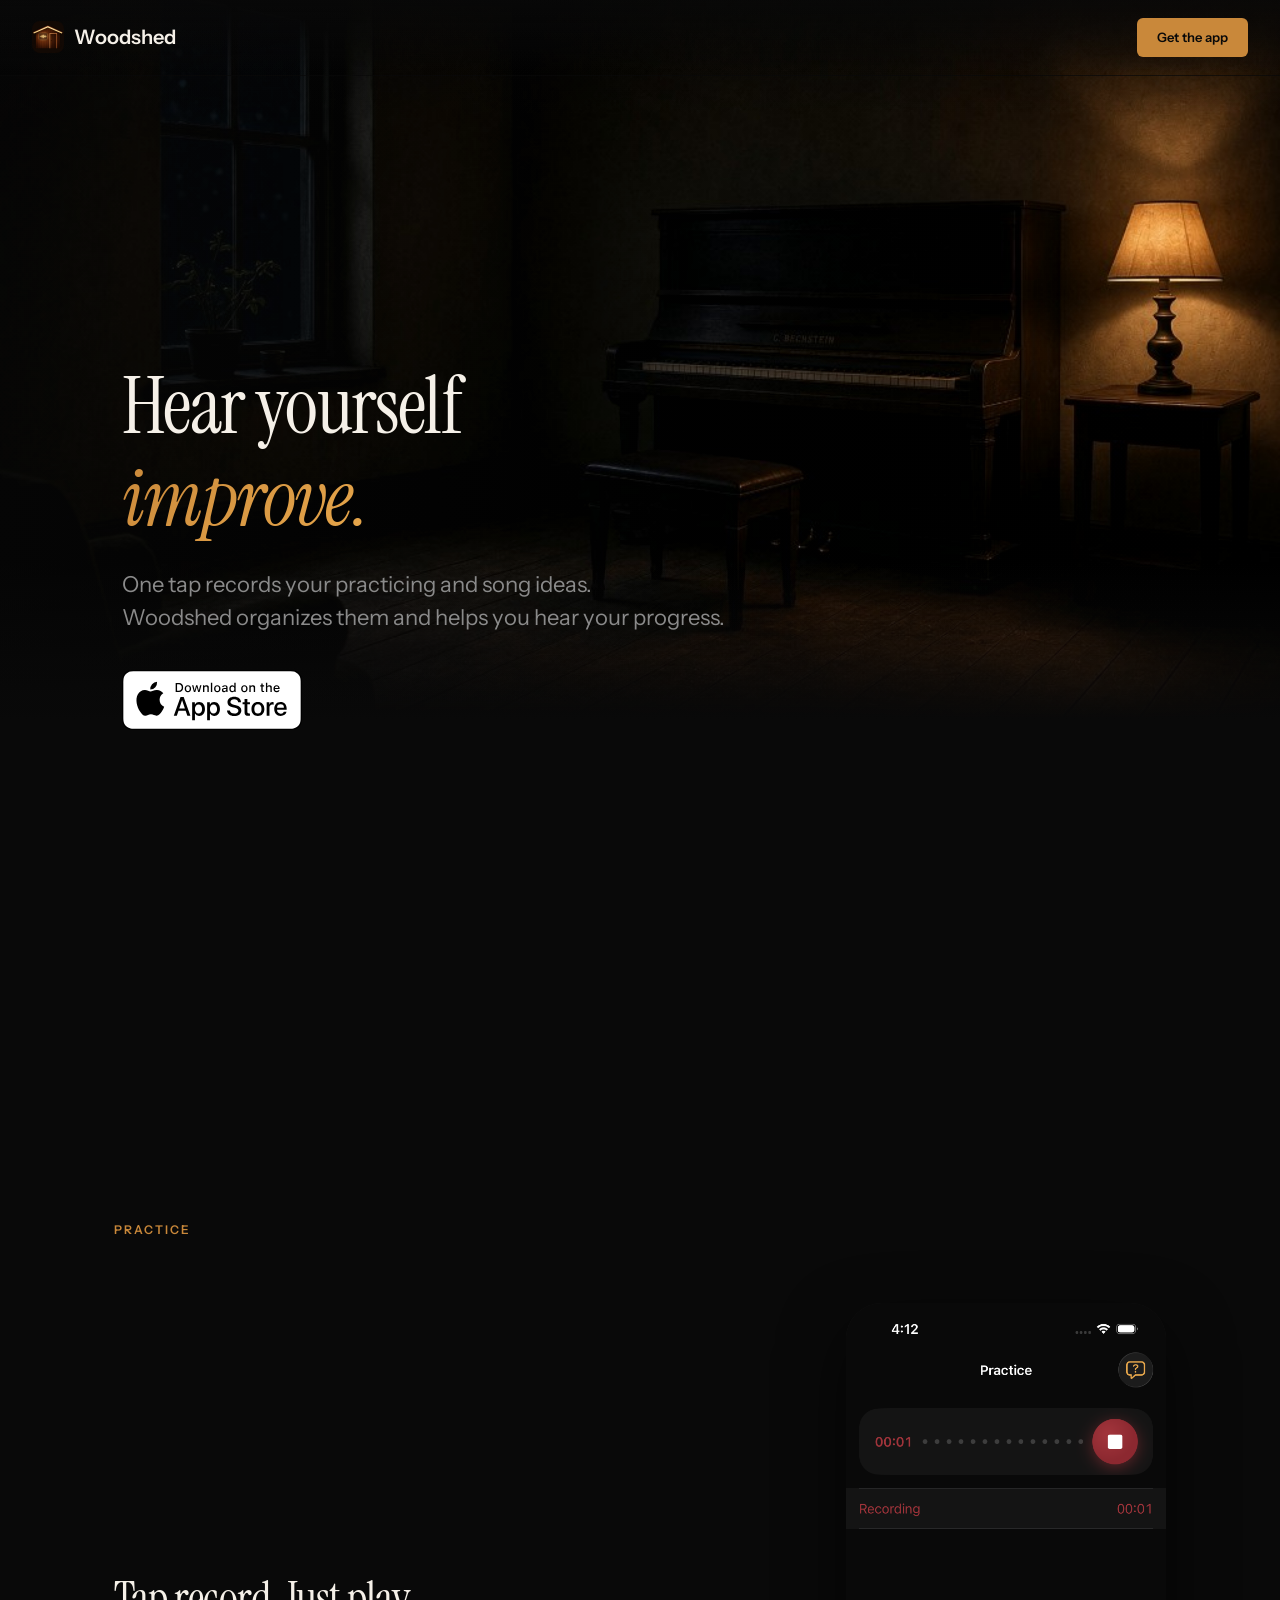
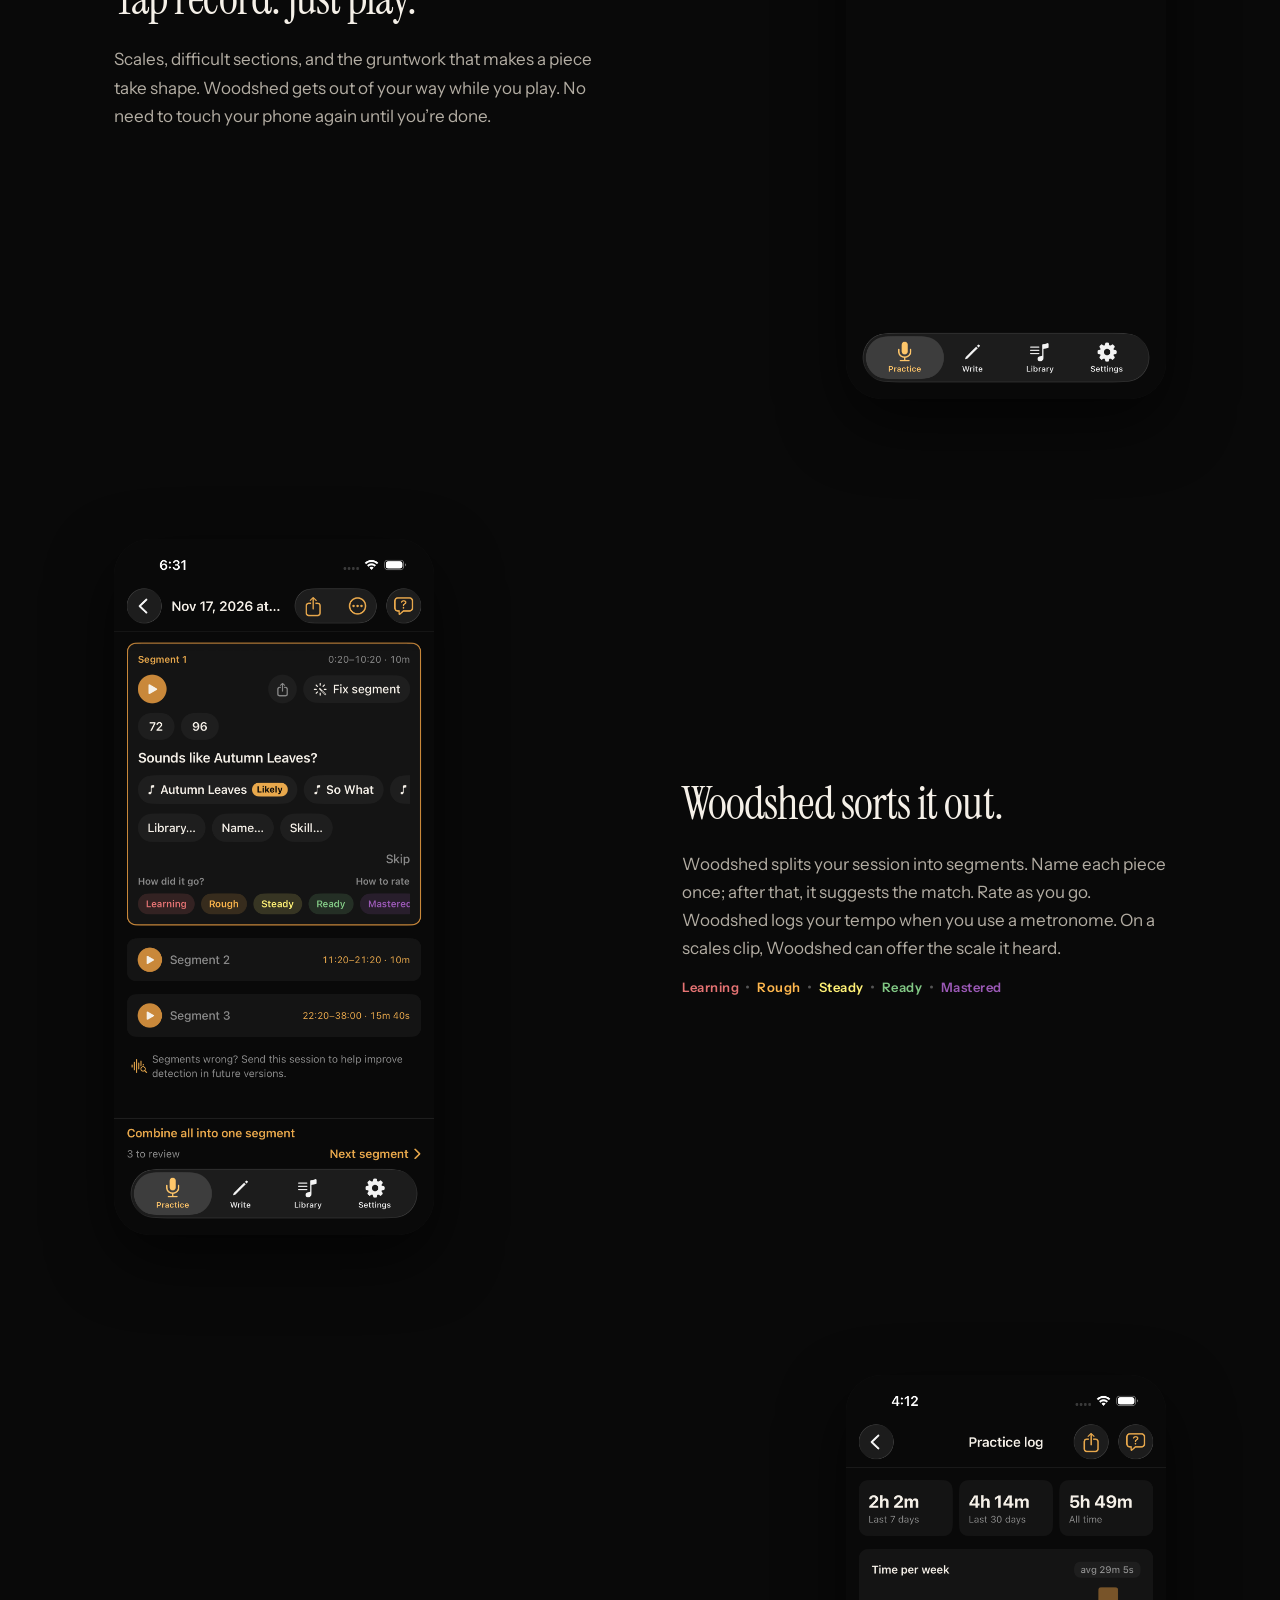
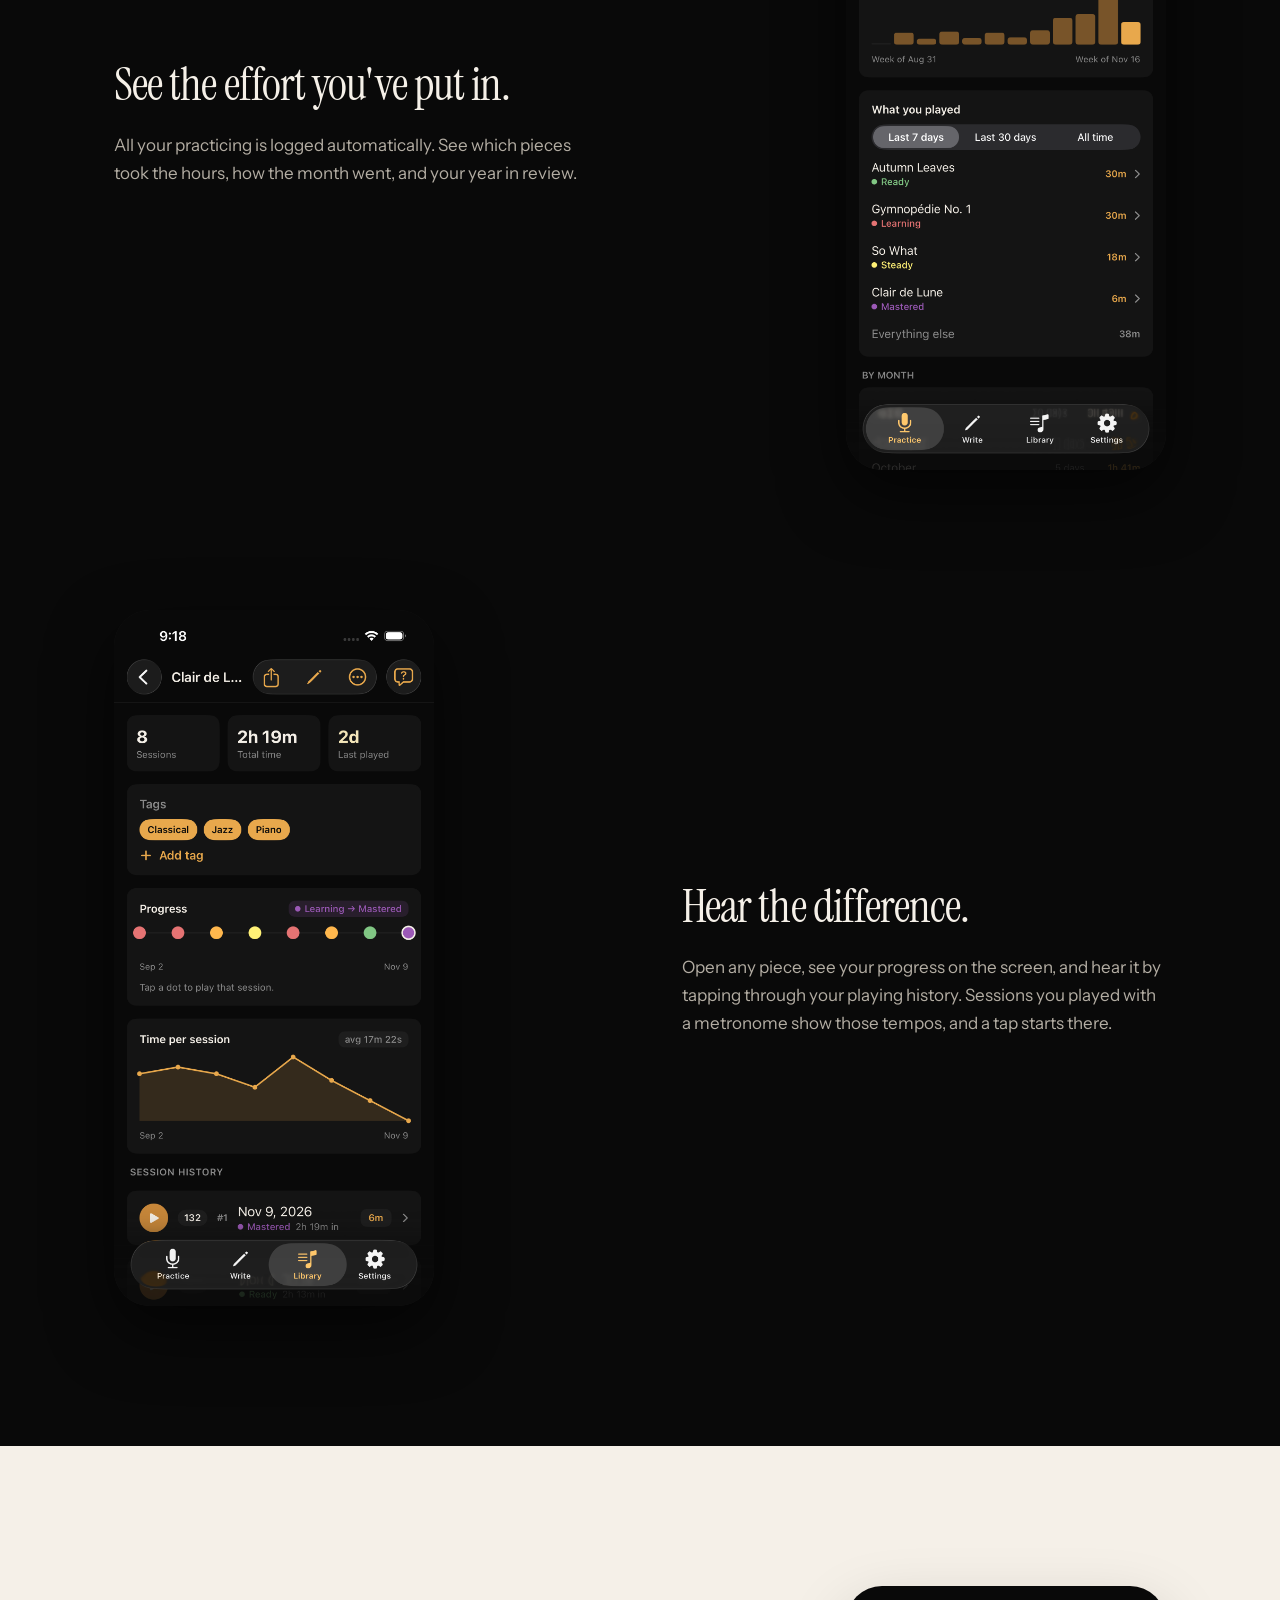
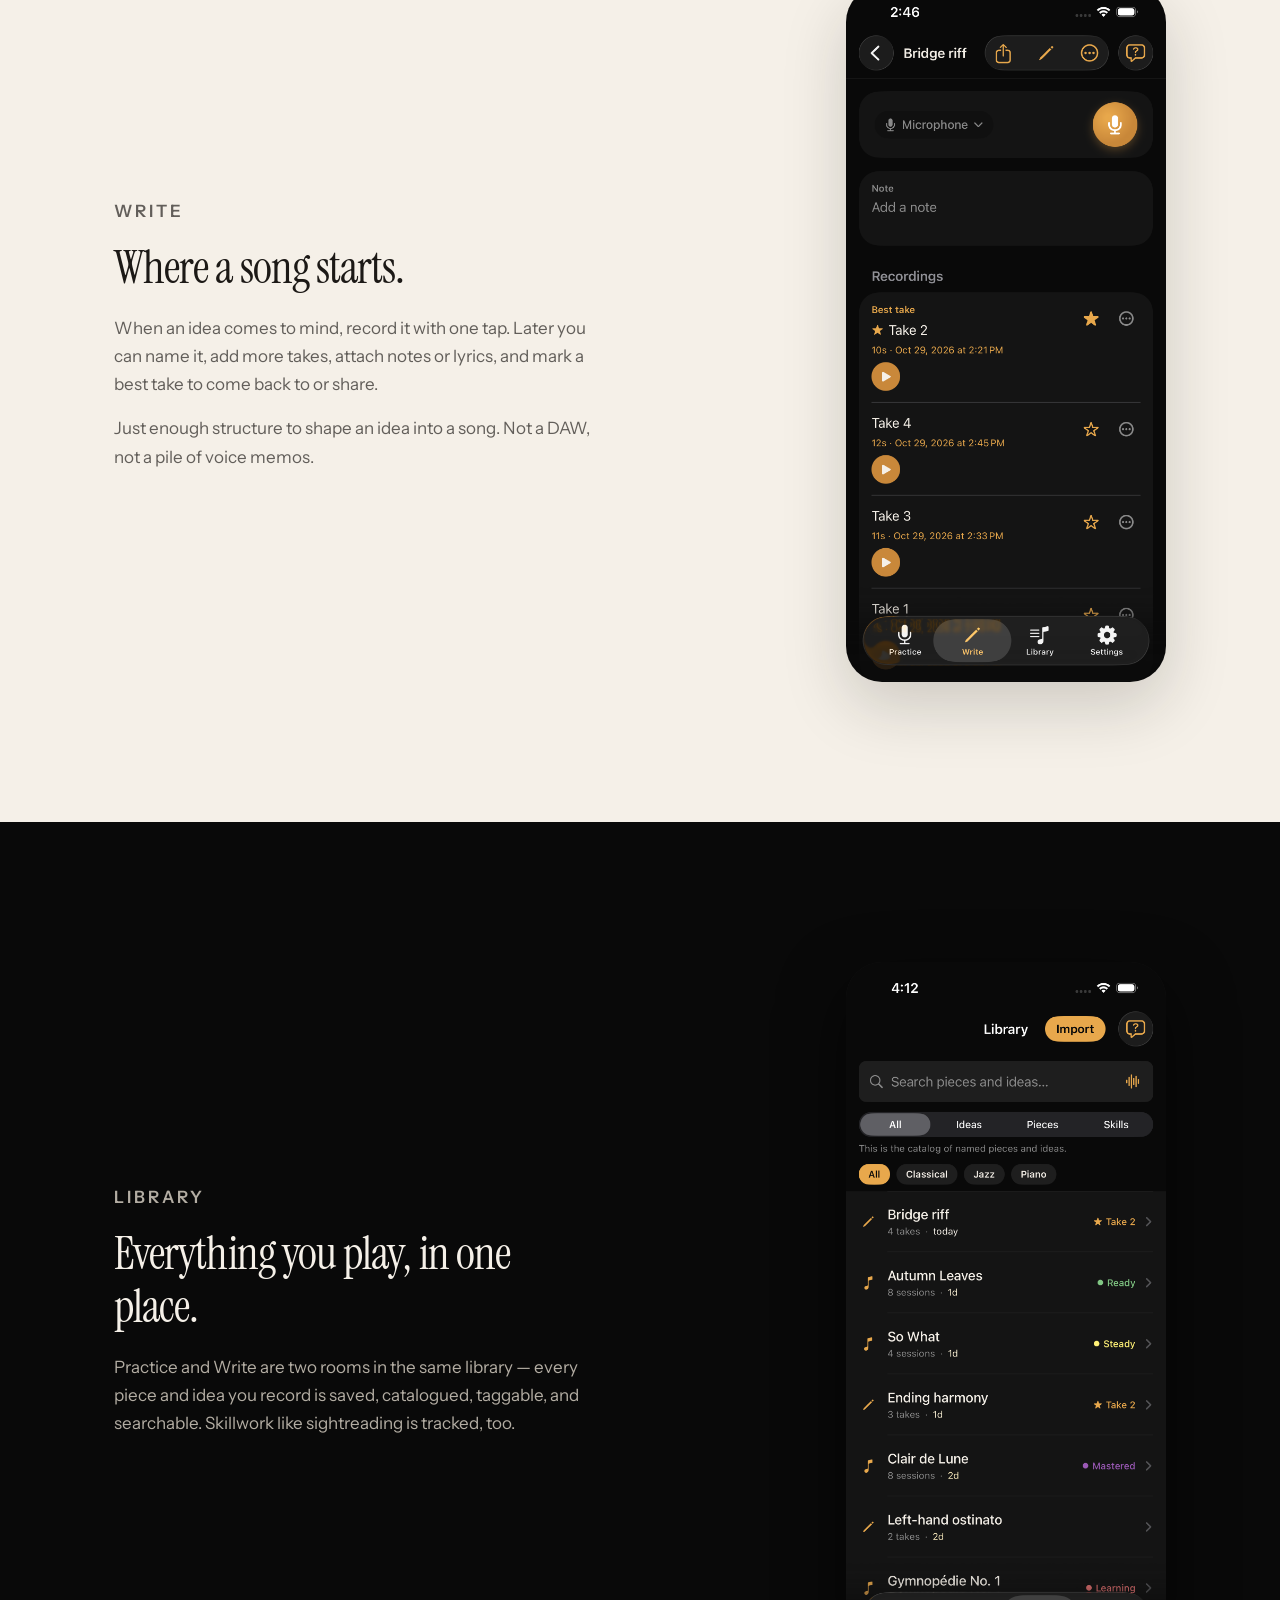
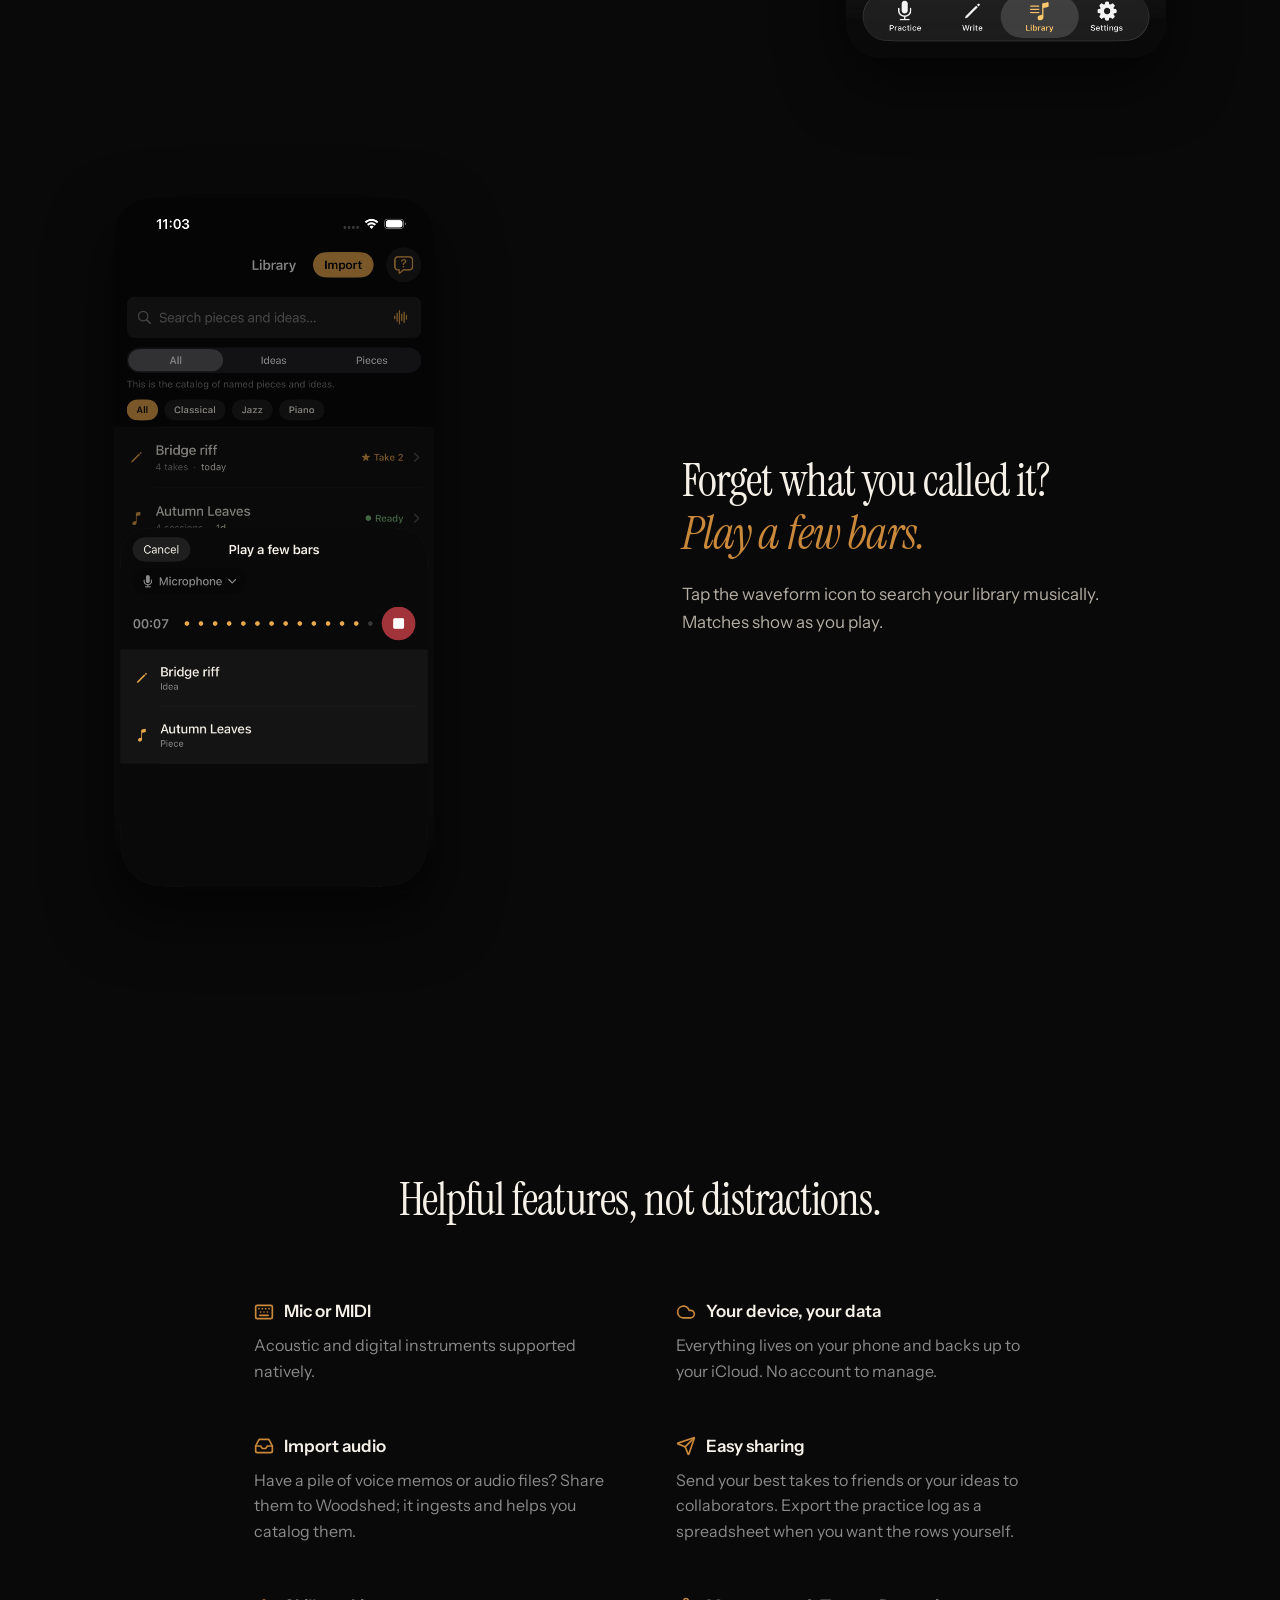
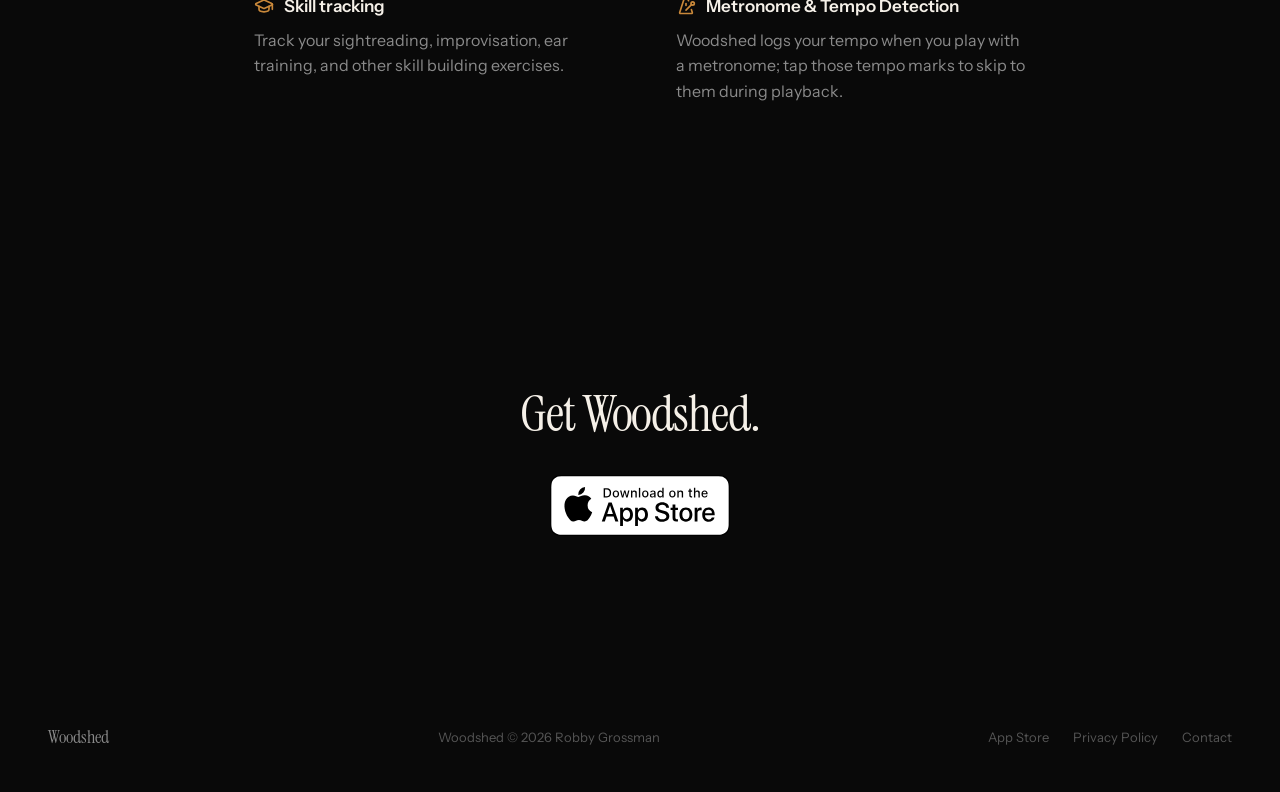
<file: index.html>
<!DOCTYPE html>
<html lang="en">
<head>
  <meta charset="UTF-8" />
  <meta name="viewport" content="width=device-width, initial-scale=1.0" />
  <meta name="description" content="Woodshed helps you practice more effectively, track your practice time, and capture song ideas the moment you have them. Available on the App Store." />
  <meta name="apple-itunes-app" content="app-id=6760981537" />
  <meta name="theme-color" content="#090909" />
  <title>Woodshed — Hear yourself improve.</title>
  <link rel="canonical" href="https://getwoodshed.com/" />
  <link rel="icon" type="image/png" href="images/icon.png" />
  <link rel="apple-touch-icon" href="images/icon.png" />
  <meta property="og:type" content="website" />
  <meta property="og:site_name" content="Woodshed" />
  <meta property="og:url" content="https://getwoodshed.com/" />
  <meta property="og:title" content="Woodshed — Hear yourself improve." />
  <meta property="og:description" content="Woodshed helps you practice more effectively, track your practice time, and capture song ideas the moment you have them. Available on the App Store." />
  <meta property="og:image" content="https://getwoodshed.com/images/og.png" />
  <meta property="og:image:width" content="1200" />
  <meta property="og:image:height" content="630" />
  <meta name="twitter:card" content="summary_large_image" />
  <meta name="twitter:title" content="Woodshed — Hear yourself improve." />
  <meta name="twitter:description" content="Woodshed helps you practice more effectively, track your practice time, and capture song ideas the moment you have them. Available on the App Store." />
  <meta name="twitter:image" content="https://getwoodshed.com/images/og.png" />
  <link rel="preconnect" href="https://fonts.googleapis.com" />
  <link rel="preconnect" href="https://fonts.gstatic.com" crossorigin />
  <link rel="stylesheet" href="https://fonts.googleapis.com/css2?family=Instrument+Sans:ital,wght@0,400;0,500;0,600;1,400&amp;family=Instrument+Serif:ital@0;1&amp;display=swap" />
  <link rel="preload" as="image" href="images/room.jpg" />
  <link rel="stylesheet" href="css/style.css" />
</head>
<body>

  <nav class="site-nav nav-over-photo">
    <a class="nav-logo" href="#top">
      <img src="images/icon.png" alt="" class="nav-icon" />
      Woodshed
    </a>
    <a class="nav-cta" href="https://apps.apple.com/app/id6760981537">Get the app</a>
  </nav>


  <section class="hero" id="top">
    <img class="hero-photo" src="images/room.jpg" alt="" />
    <div class="hero-shade" aria-hidden="true"></div>
    <div class="hero-inner">
      <div class="hero-copy">
        <h1 class="hero-title serif">
          Hear yourself<br>
          <em>improve.</em>
        </h1>
        <p class="hero-tagline">
          One tap records your practicing and song ideas.<br>
          <span class="nowrap">Woodshed organizes them and helps you hear your progress.</span>
        </p>
        <a class="app-store-badge" href="https://apps.apple.com/app/id6760981537">
          <img src="images/app-store-badge.svg" alt="Download on the App Store" width="180" height="60" />
        </a>
      </div>
    </div>
  </section>


  <main class="content">

    <section class="loop" id="practice">
      <div class="container">
        <p class="section-label">Practice</p>

        <article class="beat">
          <div class="beat-copy">
            <h2 class="serif">Tap record. Just play.</h2>
            <p>Scales, difficult sections, and the gruntwork that makes a piece take shape. Woodshed gets out of your way while you play. No need to touch your phone again until you’re done.</p>
          </div>
          <figure class="beat-figure">
            <img src="images/recording.png" alt="Woodshed recording a practice session" class="screenshot-img" />
          </figure>
        </article>

        <article class="beat">
          <div class="beat-copy">
            <h2 class="serif">Woodshed sorts it out.</h2>
            <p>Woodshed splits your session into segments. Name each piece once; after that, it suggests the match. Rate as you go. Woodshed logs your tempo when you use a metronome. On a scales clip, Woodshed can offer the scale it heard.</p>
            <p class="rating-line" aria-label="Readiness scale">
              <span class="rating learning">Learning</span>
              <span class="rating rough">Rough</span>
              <span class="rating steady">Steady</span>
              <span class="rating ready">Ready</span>
              <span class="rating mastered">Mastered</span>
            </p>
          </div>
          <figure class="beat-figure">
            <img src="images/session.png" alt="Session review — segments, match suggestions, ratings, and Skill" class="screenshot-img" />
          </figure>
        </article>

        <article class="beat">
          <div class="beat-copy">
            <h2 class="serif">See the effort you've put in.</h2>
            <p>All your practicing is logged automatically. See which pieces took the hours, how the month went, and your year in review.</p>
          </div>
          <figure class="beat-figure">
            <img src="images/log.png" alt="The practice log — time, weeks, and pieces" class="screenshot-img" />
          </figure>
        </article>

        <article class="beat">
          <div class="beat-copy">
            <h2 class="serif">Hear the difference.</h2>
            <p>Open any piece, see your progress on the screen, and hear it by tapping through your playing history. Sessions you played with a metronome show those tempos, and a tap starts there.</p>
          </div>
          <figure class="beat-figure">
            <img src="images/piece.png" alt="Piece progress over time" class="screenshot-img" />
          </figure>
        </article>
      </div>
    </section>


    <section class="band-paper" id="write">
      <div class="container">
        <article class="beat">
          <div class="beat-copy">
            <p class="section-label">Write</p>
            <h2 class="serif">Where a song starts.</h2>
            <p>When an idea comes to mind, record it with one tap. Later you can name it, add more takes, attach notes or lyrics, and mark a best take to come back to or share.</p>
            <p>Just enough structure to shape an idea into a song. Not a DAW, not a pile of voice memos.</p>
          </div>
          <figure class="beat-figure">
            <img src="images/idea.png" alt="An idea with takes, notes, and a best take" class="screenshot-img" />
          </figure>
        </article>
      </div>
    </section>


    <section class="library-find" id="library">
      <div class="container">
        <article class="beat">
          <div class="beat-copy">
            <p class="section-label">Library</p>
            <h2 class="serif">Everything you play, in one place.</h2>
            <p>Practice and Write are two rooms in the same library — every piece and idea you record is saved, catalogued, taggable, and searchable. Skillwork like sightreading is tracked, too.</p>
          </div>
          <figure class="beat-figure">
            <img src="images/library.png" alt="Library — pieces and ideas, with a Skills filter beside All, Ideas, and Pieces" class="screenshot-img" />
          </figure>
        </article>

        <article class="beat">
          <div class="beat-copy">
            <h2 class="serif">Forget what you called it?<br><em>Play a few bars.</em></h2>
            <p>Tap the waveform icon to search your library musically. Matches show as you play.</p>
          </div>
          <figure class="beat-figure">
            <img src="images/library-listen.png" alt="Play a few bars — a matching piece and idea" class="screenshot-img" />
          </figure>
        </article>
      </div>
    </section>


    <section class="details" id="features">
      <div class="container">
        <h2 class="serif details-title">Helpful features, not distractions.</h2>
        <dl class="details-list">
          <div class="details-item">
            <dt>
              <span class="details-icon" aria-hidden="true">
                <svg viewBox="0 0 24 24" fill="none" stroke="currentColor" stroke-width="2" stroke-linecap="round" stroke-linejoin="round"><path d="M10 8h.01"/><path d="M12 12h.01"/><path d="M14 8h.01"/><path d="M16 12h.01"/><path d="M18 8h.01"/><path d="M6 8h.01"/><path d="M7 16h10"/><path d="M8 12h.01"/><rect width="20" height="16" x="2" y="4" rx="2"/></svg>
              </span>
              Mic or MIDI
            </dt>
            <dd>Acoustic and digital instruments supported natively.</dd>
          </div>
          <div class="details-item">
            <dt>
              <span class="details-icon" aria-hidden="true">
                <svg viewBox="0 0 24 24" fill="none" stroke="currentColor" stroke-width="2" stroke-linecap="round" stroke-linejoin="round"><path d="M17.5 19H9a7 7 0 1 1 6.71-9h1.79a4.5 4.5 0 1 1 0 9Z"/></svg>
              </span>
              Your device, your data
            </dt>
            <dd>Everything lives on your phone and backs up to your iCloud. No account to manage.</dd>
          </div>
          <div class="details-item">
            <dt>
              <span class="details-icon" aria-hidden="true">
                <svg viewBox="0 0 24 24" fill="none" stroke="currentColor" stroke-width="2" stroke-linecap="round" stroke-linejoin="round"><polyline points="22 12 16 12 14 15 10 15 8 12 2 12"/><path d="M5.45 5.11 2 12v6a2 2 0 0 0 2 2h16a2 2 0 0 0 2-2v-6l-3.45-6.89A2 2 0 0 0 16.76 4H7.24a2 2 0 0 0-1.79 1.11z"/></svg>
              </span>
              Import audio
            </dt>
            <dd>Have a pile of voice memos or audio files? Share them to Woodshed; it ingests and helps you catalog them.</dd>
          </div>
          <div class="details-item">
            <dt>
              <span class="details-icon" aria-hidden="true">
                <svg viewBox="0 0 24 24" fill="none" stroke="currentColor" stroke-width="2" stroke-linecap="round" stroke-linejoin="round"><path d="M14.536 21.686a.5.5 0 0 0 .937-.024l6.5-19a.496.496 0 0 0-.635-.635l-19 6.5a.5.5 0 0 0-.024.937l7.93 3.18a2 2 0 0 1 1.112 1.11z"/><path d="m21.854 2.147-10.94 10.939"/></svg>
              </span>
              Easy sharing
            </dt>
            <dd>Send your best takes to friends or your ideas to collaborators. Export the practice log as a spreadsheet when you want the rows yourself.</dd>
          </div>
          <div class="details-item">
            <dt>
              <span class="details-icon" aria-hidden="true">
                <svg viewBox="0 0 24 24" fill="none" stroke="currentColor" stroke-width="2" stroke-linecap="round" stroke-linejoin="round"><path d="M21.42 10.922a1 1 0 0 0-.019-1.838L12.83 5.18a2 2 0 0 0-1.66 0L2.6 9.08a1 1 0 0 0 0 1.832l8.57 3.908a2 2 0 0 0 1.66 0z"/><path d="M22 10v6"/><path d="M6 12.5V16a6 3 0 0 0 12 0v-3.5"/></svg>
              </span>
              Skill tracking
            </dt>
            <dd>Track your sightreading, improvisation, ear training, and other skill building exercises.</dd>
          </div>
          <div class="details-item">
            <dt>
              <span class="details-icon" aria-hidden="true">
                <svg viewBox="0 0 24 24" fill="none" stroke="currentColor" stroke-width="2" stroke-linecap="round" stroke-linejoin="round"><path d="M12 11.4V9.1"/><path d="m12 17 6.59-6.59"/><path d="m15.05 5.7-.218-.691a3 3 0 0 0-5.663 0L4.418 19.695A1 1 0 0 0 5.37 21h13.253a1 1 0 0 0 .951-1.31L18.45 16.2"/><circle cx="20" cy="9" r="2"/></svg>
              </span>
              Metronome &amp; Tempo Detection
            </dt>
            <dd>Woodshed logs your tempo when you play with a metronome; tap those tempo marks to skip to them during playback.</dd>
          </div>
        </dl>
      </div>
    </section>


    <section class="closing" id="download">
      <div class="container">
        <h2 class="serif">Get Woodshed.</h2>
        <a class="app-store-badge" href="https://apps.apple.com/app/id6760981537">
          <img src="images/app-store-badge.svg" alt="Download on the App Store" width="180" height="60" />
        </a>
      </div>
      <footer class="site-footer closing-footer">
        <div class="footer-logo">Woodshed</div>
        <p class="footer-copy">Woodshed &copy; 2026 Robby Grossman</p>
        <div class="footer-links">
          <a href="https://apps.apple.com/app/id6760981537">App Store</a>
          <a href="privacy/">Privacy Policy</a>
          <a href="mailto:robby@freerobby.com">Contact</a>
        </div>
      </footer>
    </section>

  </main>

  <script>
    (function () {
      var nav = document.querySelector(".nav-over-photo");
      if (!nav) return;
      var update = function () {
        nav.classList.toggle("is-solid", window.scrollY > 12);
      };
      update();
      window.addEventListener("scroll", update, { passive: true });
    })();
  </script>

</body>
</html>
</file>
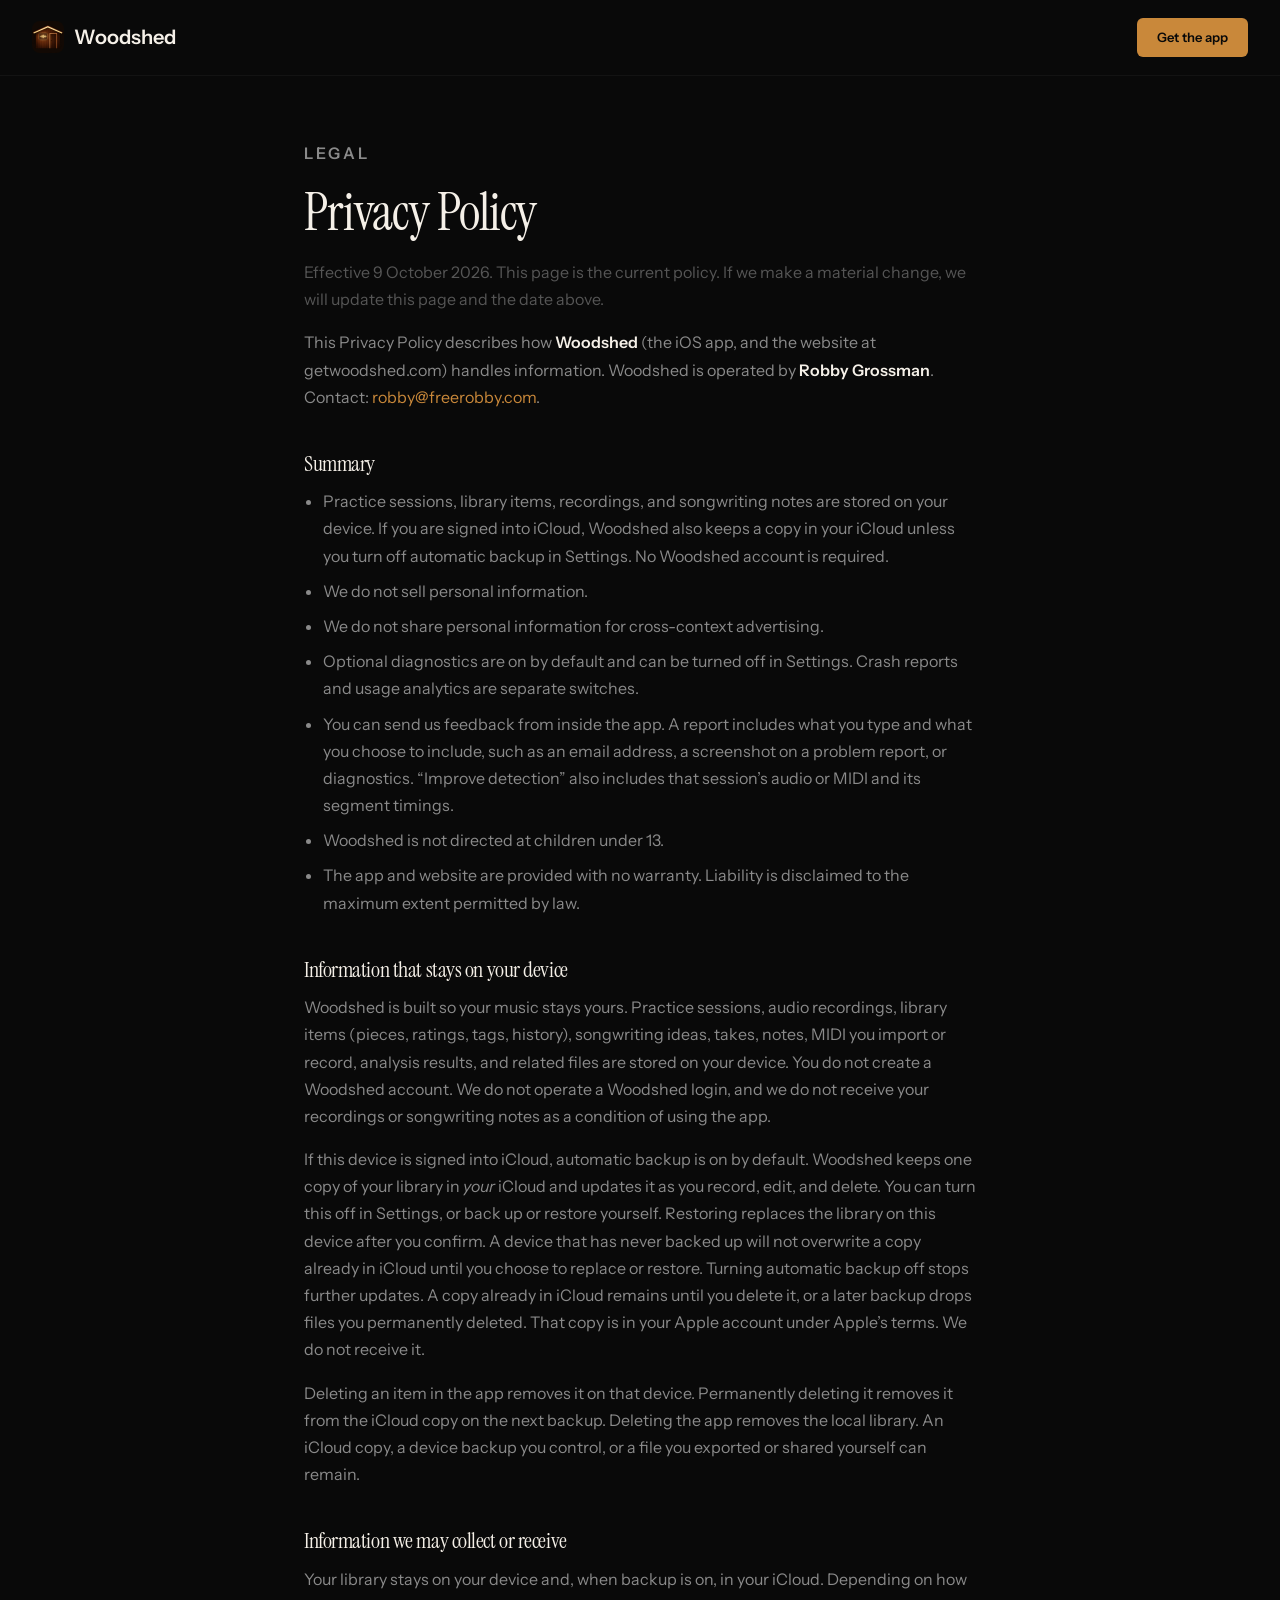
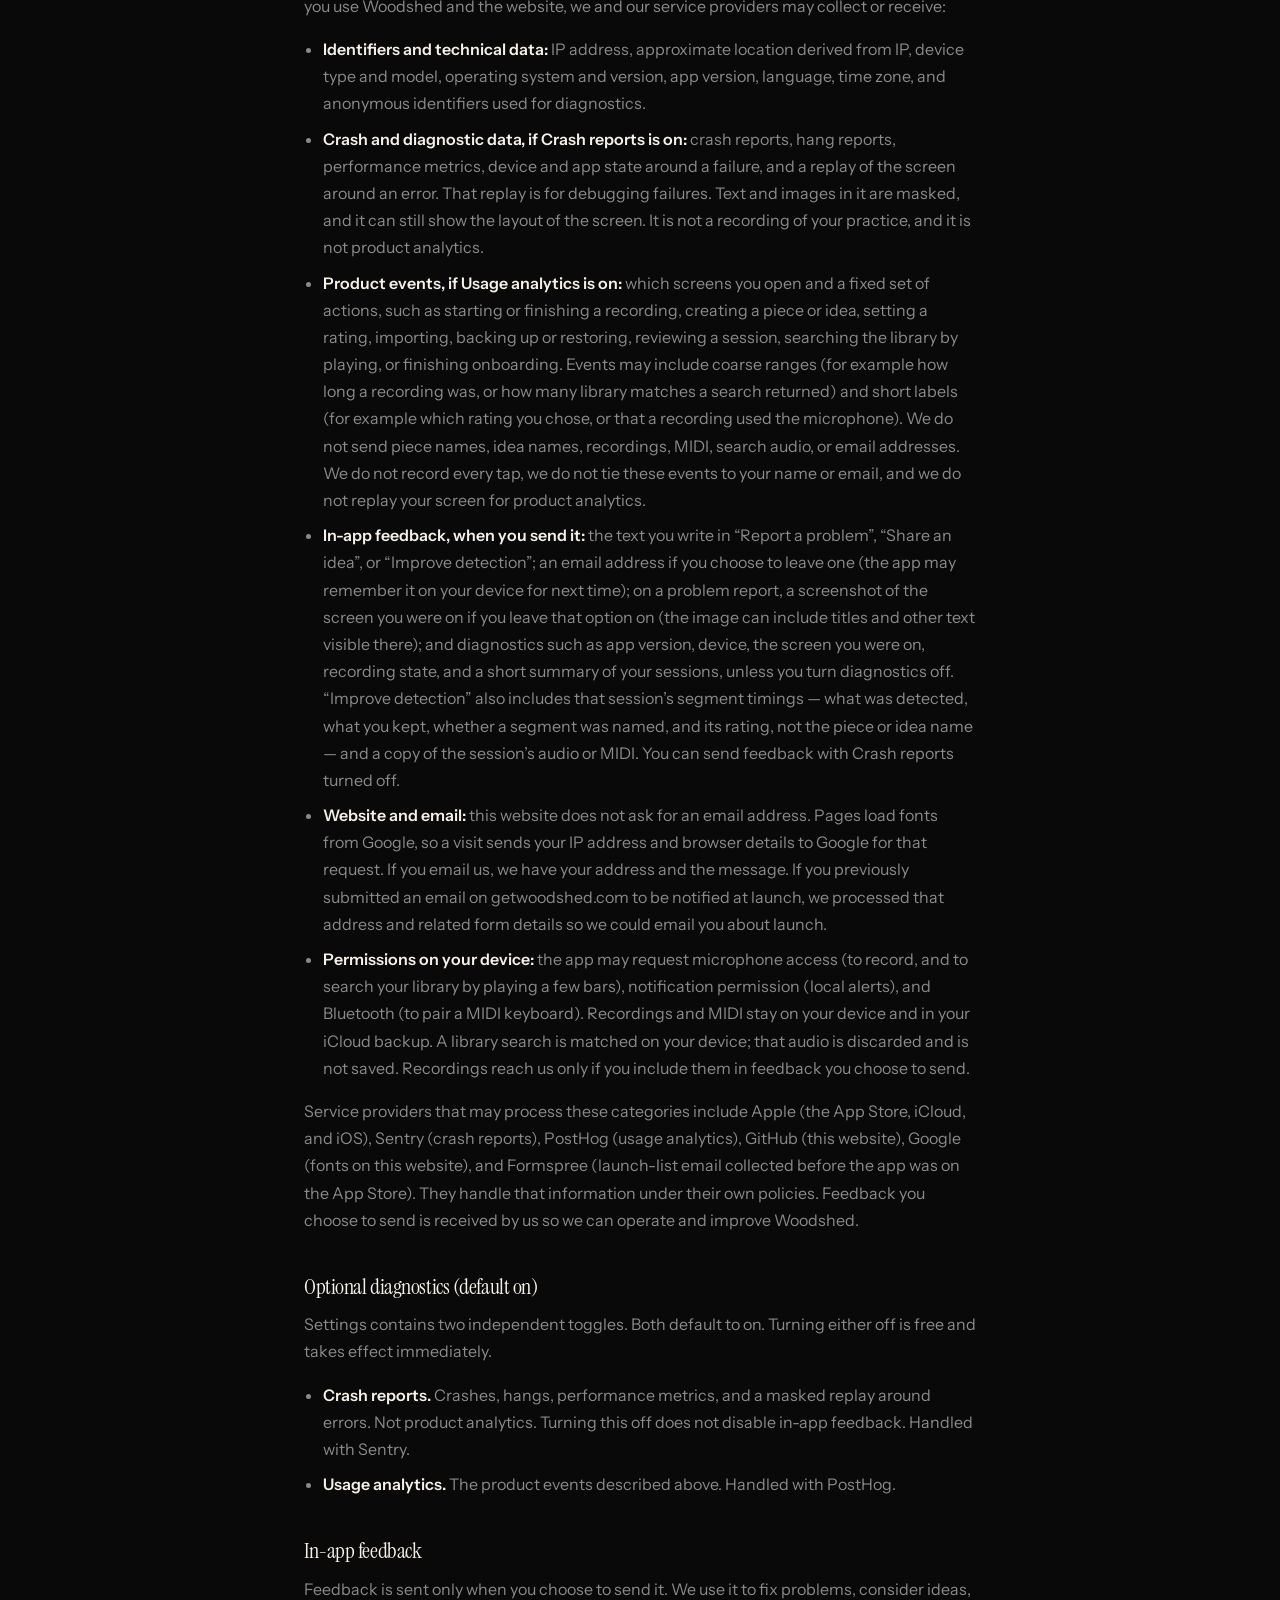
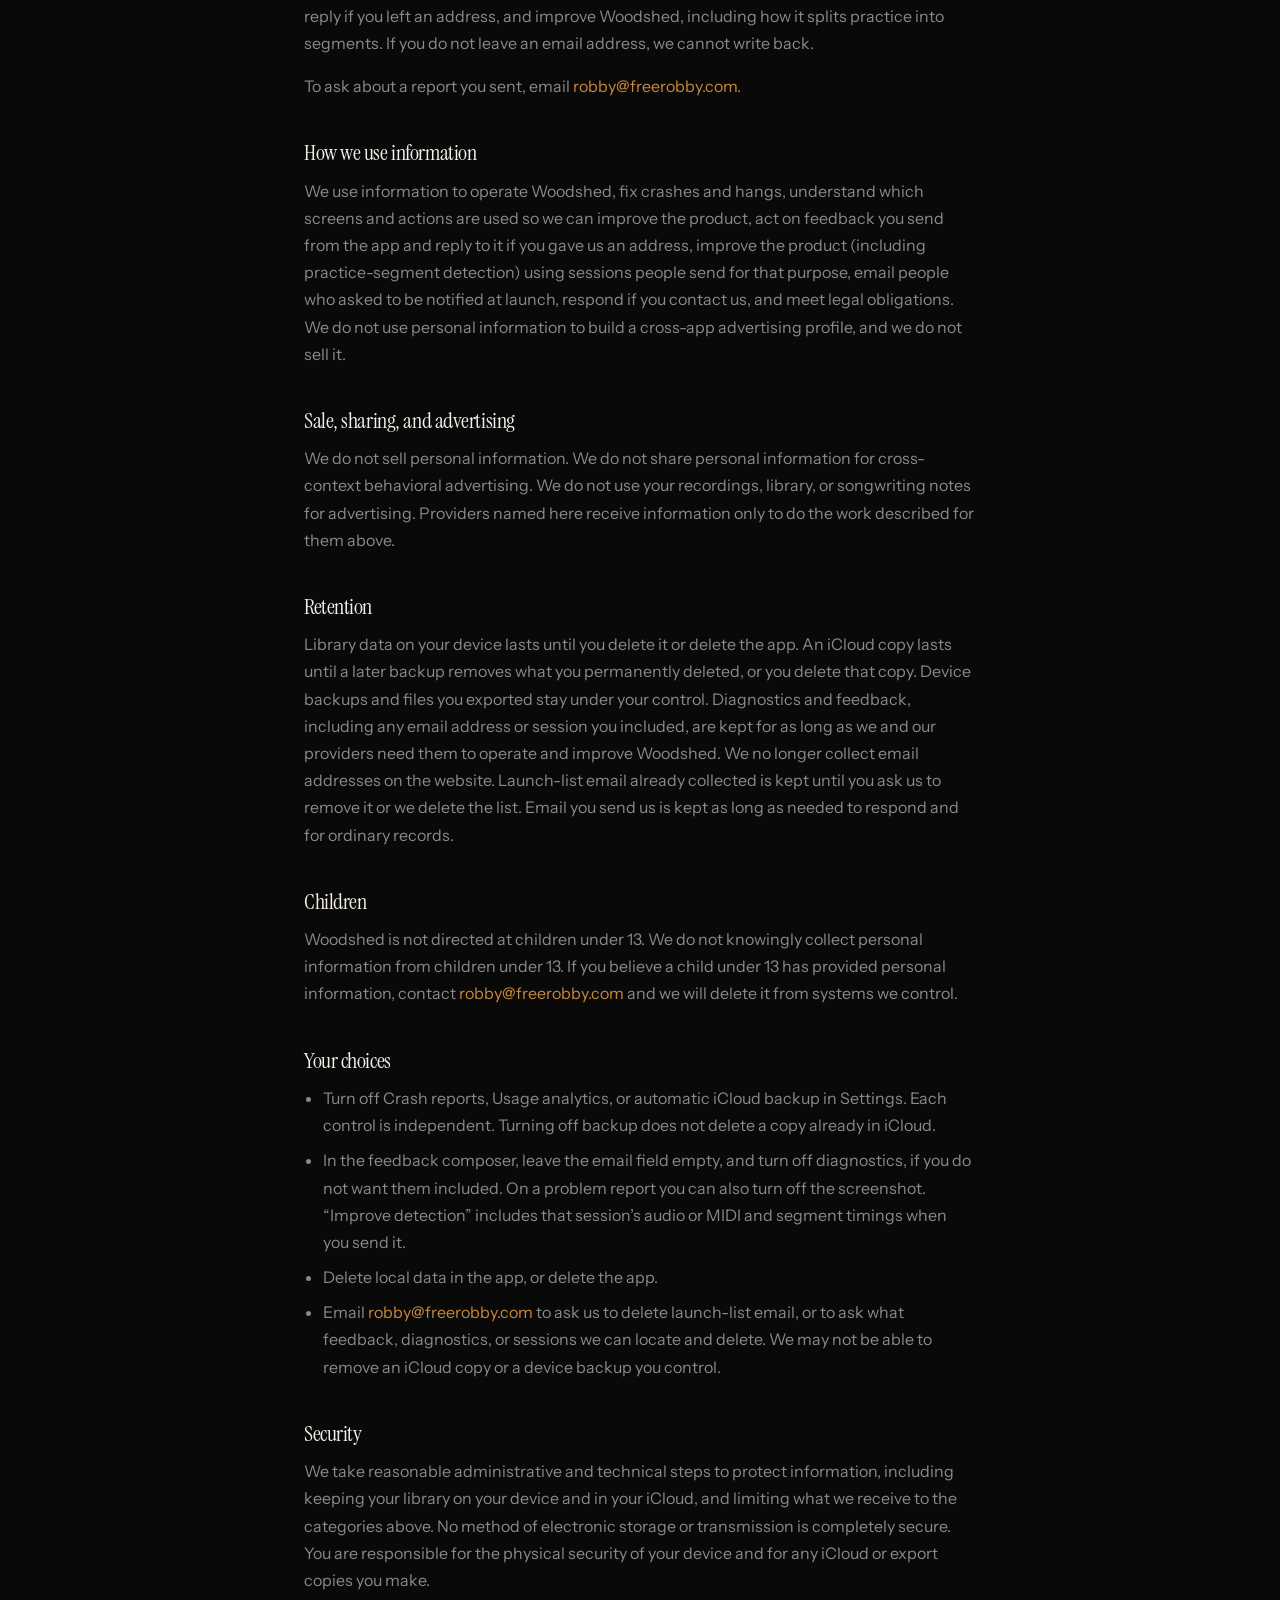
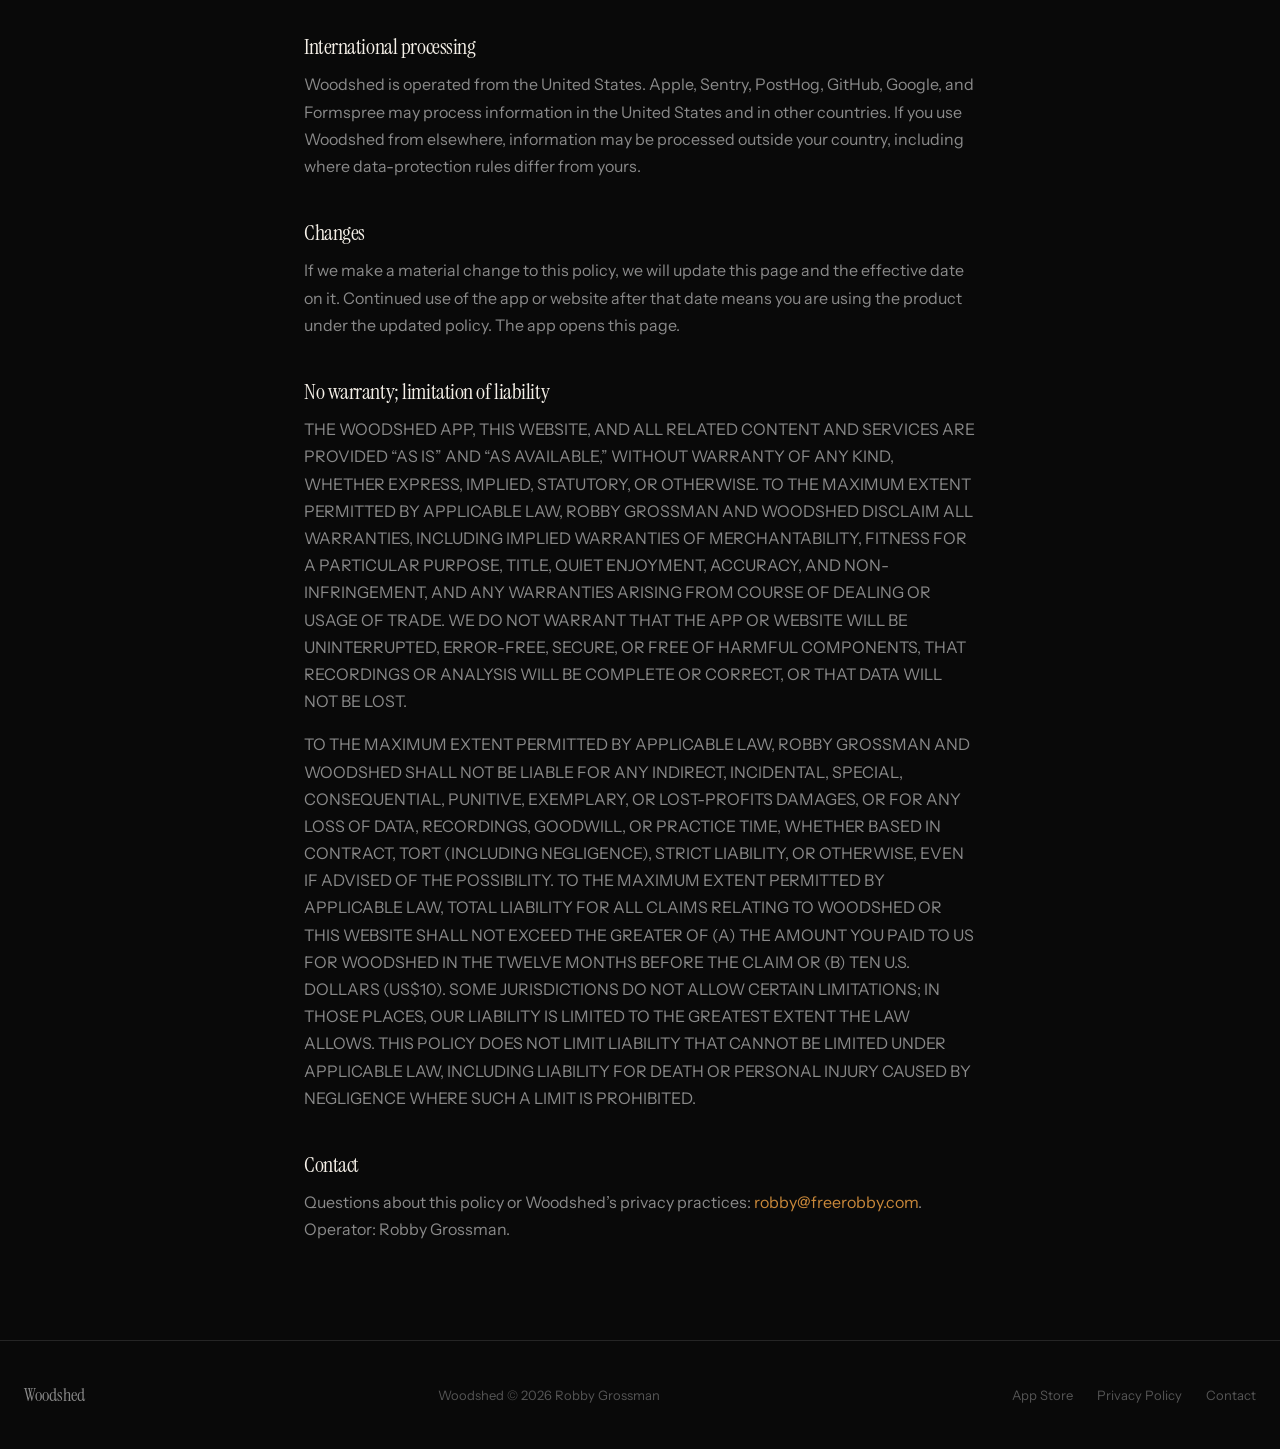
<file: privacy/index.html>
<!DOCTYPE html>
<html lang="en">
<head>
  <meta charset="UTF-8" />
  <meta name="viewport" content="width=device-width, initial-scale=1.0" />
  <meta name="description" content="Privacy Policy for the Woodshed iOS app and getwoodshed.com." />
  <title>Privacy Policy — Woodshed</title>
  <link rel="canonical" href="https://getwoodshed.com/privacy" />
  <meta property="og:type" content="website" />
  <meta property="og:site_name" content="Woodshed" />
  <meta property="og:url" content="https://getwoodshed.com/privacy" />
  <meta property="og:title" content="Privacy Policy — Woodshed" />
  <meta property="og:description" content="Privacy Policy for the Woodshed iOS app and getwoodshed.com." />
  <meta property="og:image" content="https://getwoodshed.com/images/og.png" />
  <meta name="twitter:card" content="summary_large_image" />
  <link rel="icon" type="image/png" href="../images/icon.png" />
  <link rel="preconnect" href="https://fonts.googleapis.com" />
  <link rel="preconnect" href="https://fonts.gstatic.com" crossorigin />
  <link rel="stylesheet" href="https://fonts.googleapis.com/css2?family=Instrument+Sans:ital,wght@0,400;0,500;0,600;1,400&amp;family=Instrument+Serif:ital@0;1&amp;display=swap" />
  <link rel="stylesheet" href="../css/style.css" />
</head>
<body>

  <nav class="site-nav">
    <a class="nav-logo" href="../">
      <img src="../images/icon.png" alt="" class="nav-icon" />
      Woodshed
    </a>
    <a class="nav-cta" href="https://apps.apple.com/app/id6760981537">Get the app</a>
  </nav>

  <main class="legal">
    <div class="container">
      <p class="section-label">Legal</p>
      <h1 class="serif">Privacy Policy</h1>
      <p class="legal-meta">Effective 9 October 2026. This page is the current policy. If we make a material change, we will update this page and the date above.</p>

      <p>This Privacy Policy describes how <strong>Woodshed</strong> (the iOS app, and the website at getwoodshed.com) handles information. Woodshed is operated by <strong>Robby Grossman</strong>. Contact: <a href="mailto:robby@freerobby.com">robby@freerobby.com</a>.</p>

      <h2 class="serif">Summary</h2>
      <ul>
        <li>Practice sessions, library items, recordings, and songwriting notes are stored on your device. If you are signed into iCloud, Woodshed also keeps a copy in your iCloud unless you turn off automatic backup in Settings. No Woodshed account is required.</li>
        <li>We do not sell personal information.</li>
        <li>We do not share personal information for cross-context advertising.</li>
        <li>Optional diagnostics are on by default and can be turned off in Settings. Crash reports and usage analytics are separate switches.</li>
        <li>You can send us feedback from inside the app. A report includes what you type and what you choose to include, such as an email address, a screenshot on a problem report, or diagnostics. “Improve detection” also includes that session’s audio or MIDI and its segment timings.</li>
        <li>Woodshed is not directed at children under 13.</li>
        <li>The app and website are provided with no warranty. Liability is disclaimed to the maximum extent permitted by law.</li>
      </ul>

      <h2 class="serif">Information that stays on your device</h2>
      <p>Woodshed is built so your music stays yours. Practice sessions, audio recordings, library items (pieces, ratings, tags, history), songwriting ideas, takes, notes, MIDI you import or record, analysis results, and related files are stored on your device. You do not create a Woodshed account. We do not operate a Woodshed login, and we do not receive your recordings or songwriting notes as a condition of using the app.</p>
      <p>If this device is signed into iCloud, automatic backup is on by default. Woodshed keeps one copy of your library in <em>your</em> iCloud and updates it as you record, edit, and delete. You can turn this off in Settings, or back up or restore yourself. Restoring replaces the library on this device after you confirm. A device that has never backed up will not overwrite a copy already in iCloud until you choose to replace or restore. Turning automatic backup off stops further updates. A copy already in iCloud remains until you delete it, or a later backup drops files you permanently deleted. That copy is in your Apple account under Apple’s terms. We do not receive it.</p>
      <p>Deleting an item in the app removes it on that device. Permanently deleting it removes it from the iCloud copy on the next backup. Deleting the app removes the local library. An iCloud copy, a device backup you control, or a file you exported or shared yourself can remain.</p>

      <h2 class="serif">Information we may collect or receive</h2>
      <p>Your library stays on your device and, when backup is on, in your iCloud. Depending on how you use Woodshed and the website, we and our service providers may collect or receive:</p>
      <ul>
        <li><strong>Identifiers and technical data:</strong> IP address, approximate location derived from IP, device type and model, operating system and version, app version, language, time zone, and anonymous identifiers used for diagnostics.</li>
        <li><strong>Crash and diagnostic data, if Crash reports is on:</strong> crash reports, hang reports, performance metrics, device and app state around a failure, and a replay of the screen around an error. That replay is for debugging failures. Text and images in it are masked, and it can still show the layout of the screen. It is not a recording of your practice, and it is not product analytics.</li>
        <li><strong>Product events, if Usage analytics is on:</strong> which screens you open and a fixed set of actions, such as starting or finishing a recording, creating a piece or idea, setting a rating, importing, backing up or restoring, reviewing a session, searching the library by playing, or finishing onboarding. Events may include coarse ranges (for example how long a recording was, or how many library matches a search returned) and short labels (for example which rating you chose, or that a recording used the microphone). We do not send piece names, idea names, recordings, MIDI, search audio, or email addresses. We do not record every tap, we do not tie these events to your name or email, and we do not replay your screen for product analytics.</li>
        <li><strong>In-app feedback, when you send it:</strong> the text you write in “Report a problem”, “Share an idea”, or “Improve detection”; an email address if you choose to leave one (the app may remember it on your device for next time); on a problem report, a screenshot of the screen you were on if you leave that option on (the image can include titles and other text visible there); and diagnostics such as app version, device, the screen you were on, recording state, and a short summary of your sessions, unless you turn diagnostics off. “Improve detection” also includes that session’s segment timings — what was detected, what you kept, whether a segment was named, and its rating, not the piece or idea name — and a copy of the session’s audio or MIDI. You can send feedback with Crash reports turned off.</li>
        <li><strong>Website and email:</strong> this website does not ask for an email address. Pages load fonts from Google, so a visit sends your IP address and browser details to Google for that request. If you email us, we have your address and the message. If you previously submitted an email on getwoodshed.com to be notified at launch, we processed that address and related form details so we could email you about launch.</li>
        <li><strong>Permissions on your device:</strong> the app may request microphone access (to record, and to search your library by playing a few bars), notification permission (local alerts), and Bluetooth (to pair a MIDI keyboard). Recordings and MIDI stay on your device and in your iCloud backup. A library search is matched on your device; that audio is discarded and is not saved. Recordings reach us only if you include them in feedback you choose to send.</li>
      </ul>
      <p>Service providers that may process these categories include Apple (the App Store, iCloud, and iOS), Sentry (crash reports), PostHog (usage analytics), GitHub (this website), Google (fonts on this website), and Formspree (launch-list email collected before the app was on the App Store). They handle that information under their own policies. Feedback you choose to send is received by us so we can operate and improve Woodshed.</p>

      <h2 class="serif">Optional diagnostics (default on)</h2>
      <p>Settings contains two independent toggles. Both default to on. Turning either off is free and takes effect immediately.</p>
      <ul>
        <li><strong>Crash reports.</strong> Crashes, hangs, performance metrics, and a masked replay around errors. Not product analytics. Turning this off does not disable in-app feedback. Handled with Sentry.</li>
        <li><strong>Usage analytics.</strong> The product events described above. Handled with PostHog.</li>
      </ul>

      <h2 class="serif">In-app feedback</h2>
      <p>Feedback is sent only when you choose to send it. We use it to fix problems, consider ideas, reply if you left an address, and improve Woodshed, including how it splits practice into segments. If you do not leave an email address, we cannot write back.</p>
      <p>To ask about a report you sent, email <a href="mailto:robby@freerobby.com">robby@freerobby.com</a>.</p>

      <h2 class="serif">How we use information</h2>
      <p>We use information to operate Woodshed, fix crashes and hangs, understand which screens and actions are used so we can improve the product, act on feedback you send from the app and reply to it if you gave us an address, improve the product (including practice-segment detection) using sessions people send for that purpose, email people who asked to be notified at launch, respond if you contact us, and meet legal obligations. We do not use personal information to build a cross-app advertising profile, and we do not sell it.</p>

      <h2 class="serif">Sale, sharing, and advertising</h2>
      <p>We do not sell personal information. We do not share personal information for cross-context behavioral advertising. We do not use your recordings, library, or songwriting notes for advertising. Providers named here receive information only to do the work described for them above.</p>

      <h2 class="serif">Retention</h2>
      <p>Library data on your device lasts until you delete it or delete the app. An iCloud copy lasts until a later backup removes what you permanently deleted, or you delete that copy. Device backups and files you exported stay under your control. Diagnostics and feedback, including any email address or session you included, are kept for as long as we and our providers need them to operate and improve Woodshed. We no longer collect email addresses on the website. Launch-list email already collected is kept until you ask us to remove it or we delete the list. Email you send us is kept as long as needed to respond and for ordinary records.</p>

      <h2 class="serif">Children</h2>
      <p>Woodshed is not directed at children under 13. We do not knowingly collect personal information from children under 13. If you believe a child under 13 has provided personal information, contact <a href="mailto:robby@freerobby.com">robby@freerobby.com</a> and we will delete it from systems we control.</p>

      <h2 class="serif">Your choices</h2>
      <ul>
        <li>Turn off Crash reports, Usage analytics, or automatic iCloud backup in Settings. Each control is independent. Turning off backup does not delete a copy already in iCloud.</li>
        <li>In the feedback composer, leave the email field empty, and turn off diagnostics, if you do not want them included. On a problem report you can also turn off the screenshot. “Improve detection” includes that session’s audio or MIDI and segment timings when you send it.</li>
        <li>Delete local data in the app, or delete the app.</li>
        <li>Email <a href="mailto:robby@freerobby.com">robby@freerobby.com</a> to ask us to delete launch-list email, or to ask what feedback, diagnostics, or sessions we can locate and delete. We may not be able to remove an iCloud copy or a device backup you control.</li>
      </ul>

      <h2 class="serif">Security</h2>
      <p>We take reasonable administrative and technical steps to protect information, including keeping your library on your device and in your iCloud, and limiting what we receive to the categories above. No method of electronic storage or transmission is completely secure. You are responsible for the physical security of your device and for any iCloud or export copies you make.</p>

      <h2 class="serif">International processing</h2>
      <p>Woodshed is operated from the United States. Apple, Sentry, PostHog, GitHub, Google, and Formspree may process information in the United States and in other countries. If you use Woodshed from elsewhere, information may be processed outside your country, including where data-protection rules differ from yours.</p>

      <h2 class="serif">Changes</h2>
      <p>If we make a material change to this policy, we will update this page and the effective date on it. Continued use of the app or website after that date means you are using the product under the updated policy. The app opens this page.</p>

      <h2 class="serif">No warranty; limitation of liability</h2>
      <p>THE WOODSHED APP, THIS WEBSITE, AND ALL RELATED CONTENT AND SERVICES ARE PROVIDED “AS IS” AND “AS AVAILABLE,” WITHOUT WARRANTY OF ANY KIND, WHETHER EXPRESS, IMPLIED, STATUTORY, OR OTHERWISE. TO THE MAXIMUM EXTENT PERMITTED BY APPLICABLE LAW, ROBBY GROSSMAN AND WOODSHED DISCLAIM ALL WARRANTIES, INCLUDING IMPLIED WARRANTIES OF MERCHANTABILITY, FITNESS FOR A PARTICULAR PURPOSE, TITLE, QUIET ENJOYMENT, ACCURACY, AND NON-INFRINGEMENT, AND ANY WARRANTIES ARISING FROM COURSE OF DEALING OR USAGE OF TRADE. WE DO NOT WARRANT THAT THE APP OR WEBSITE WILL BE UNINTERRUPTED, ERROR-FREE, SECURE, OR FREE OF HARMFUL COMPONENTS, THAT RECORDINGS OR ANALYSIS WILL BE COMPLETE OR CORRECT, OR THAT DATA WILL NOT BE LOST.</p>
      <p>TO THE MAXIMUM EXTENT PERMITTED BY APPLICABLE LAW, ROBBY GROSSMAN AND WOODSHED SHALL NOT BE LIABLE FOR ANY INDIRECT, INCIDENTAL, SPECIAL, CONSEQUENTIAL, PUNITIVE, EXEMPLARY, OR LOST-PROFITS DAMAGES, OR FOR ANY LOSS OF DATA, RECORDINGS, GOODWILL, OR PRACTICE TIME, WHETHER BASED IN CONTRACT, TORT (INCLUDING NEGLIGENCE), STRICT LIABILITY, OR OTHERWISE, EVEN IF ADVISED OF THE POSSIBILITY. TO THE MAXIMUM EXTENT PERMITTED BY APPLICABLE LAW, TOTAL LIABILITY FOR ALL CLAIMS RELATING TO WOODSHED OR THIS WEBSITE SHALL NOT EXCEED THE GREATER OF (A) THE AMOUNT YOU PAID TO US FOR WOODSHED IN THE TWELVE MONTHS BEFORE THE CLAIM OR (B) TEN U.S. DOLLARS (US$10). SOME JURISDICTIONS DO NOT ALLOW CERTAIN LIMITATIONS; IN THOSE PLACES, OUR LIABILITY IS LIMITED TO THE GREATEST EXTENT THE LAW ALLOWS. THIS POLICY DOES NOT LIMIT LIABILITY THAT CANNOT BE LIMITED UNDER APPLICABLE LAW, INCLUDING LIABILITY FOR DEATH OR PERSONAL INJURY CAUSED BY NEGLIGENCE WHERE SUCH A LIMIT IS PROHIBITED.</p>

      <h2 class="serif">Contact</h2>
      <p>Questions about this policy or Woodshed’s privacy practices: <a href="mailto:robby@freerobby.com">robby@freerobby.com</a>. Operator: Robby Grossman.</p>
    </div>
  </main>

  <footer class="site-footer">
    <div class="footer-logo">Woodshed</div>
    <p class="footer-copy">Woodshed &copy; 2026 Robby Grossman</p>
    <div class="footer-links">
      <a href="https://apps.apple.com/app/id6760981537">App Store</a>
      <a href="./">Privacy Policy</a>
      <a href="mailto:robby@freerobby.com">Contact</a>
    </div>
  </footer>

</body>
</html>
</file>
<file: css/style.css>
/* ============================================================
   Woodshed Marketing Site — style.css
   Color palette via CSS custom properties
   ============================================================ */

:root {
  --color-bg:          #090909;
  --color-surface:     #111111;
  --color-surface-2:   #181818;
  --color-border:      #252525;
  --color-accent:      #C9883A;
  --color-gold:        #E8A84C;
  --color-text:        #F5F0E8;
  --color-text-soft:   #B3ADA3;
  --color-text-sec:    #8A8A8A;
  --color-text-dim:    #555555;
  --color-paper:       #F5F0E8;
  --color-ink:         #1C1916;
  --color-ink-muted:   rgba(28, 25, 22, 0.68);

  --font-serif:  "Instrument Serif", Georgia, "Times New Roman", serif;
  --font-sans:   "Instrument Sans", -apple-system, BlinkMacSystemFont, "Helvetica Neue", Arial, sans-serif;

  --radius-sm:   6px;
  --radius-md:   12px;
  --radius-lg:   20px;

  --max-w:       1100px;
  --section-pad: 140px 24px;
  --phone-w:     320px;

  --rating-learning: #E57373;
  --rating-rough:    #FFB74D;
  --rating-steady:   #FFF176;
  --rating-ready:    #81C784;
  --rating-mastered: #9B59B6;
}

*, *::before, *::after { box-sizing: border-box; margin: 0; padding: 0; }

html { scroll-behavior: smooth; }

body {
  background: var(--color-bg);
  color: var(--color-text);
  font-family: var(--font-sans);
  font-size: 16px;
  line-height: 1.6;
  -webkit-font-smoothing: antialiased;
}

a { color: var(--color-accent); text-decoration: none; }
a:hover { color: var(--color-gold); }

img { display: block; max-width: 100%; }

.serif { font-family: var(--font-serif); }

h1, h2, h3 {
  font-family: var(--font-serif);
  font-weight: 400;
  line-height: 1.15;
  letter-spacing: -0.02em;
}

.section-label {
  font-size: 12px;
  font-weight: 600;
  letter-spacing: 0.18em;
  text-transform: uppercase;
  color: var(--color-accent);
  margin-bottom: 16px;
}

.container {
  max-width: var(--max-w);
  margin: 0 auto;
  padding: 0 24px;
}

section { padding: var(--section-pad); }

/* ══════════════════════════════════════════════════════════
   NAV
══════════════════════════════════════════════════════════ */
.site-nav {
  position: fixed;
  top: 0; left: 0; right: 0;
  z-index: 100;
  padding: 18px 32px;
  display: flex;
  align-items: center;
  justify-content: space-between;
  background: var(--color-bg);
  border-bottom: 1px solid rgba(255,255,255,0.04);
}

.nav-over-photo {
  background: linear-gradient(180deg, rgba(9, 9, 9, 0.72) 0%, rgba(9, 9, 9, 0) 100%);
  border-bottom-color: transparent;
  transition: background 0.25s ease, border-color 0.25s ease;
}

.nav-over-photo.is-solid {
  background: rgba(9, 9, 9, 0.92);
  backdrop-filter: blur(16px);
  -webkit-backdrop-filter: blur(16px);
  border-bottom-color: rgba(255, 255, 255, 0.04);
}

.nav-logo {
  display: flex;
  align-items: center;
  gap: 10px;
  font-family: var(--font-sans);
  font-size: 20px;
  font-weight: 600;
  color: var(--color-text);
  letter-spacing: 0;
}

a.nav-logo { color: var(--color-text); }
a.nav-logo:hover { color: var(--color-text); }

.nav-icon {
  width: 32px;
  height: 32px;
  border-radius: 8px;
}

.nav-cta {
  background: var(--color-accent);
  color: var(--color-bg) !important;
  font-size: 13px;
  font-weight: 600;
  padding: 9px 20px;
  border-radius: var(--radius-sm);
  transition: background 0.2s, transform 0.1s;
}

.nav-cta:hover {
  background: var(--color-gold);
  transform: translateY(-1px);
}

/* ══════════════════════════════════════════════════════════
   HERO
══════════════════════════════════════════════════════════ */
.hero {
  display: block;
  min-height: 0;
  padding: 0 0 72px;
  position: relative;
  background: transparent;
}

.hero-photo {
  position: relative;
  display: block;
  width: 100%;
  height: auto;
  z-index: 0;
  pointer-events: none;
  user-select: none;
}

.hero-shade {
  position: absolute;
  top: 0;
  left: 0;
  width: 100%;
  height: auto;
  aspect-ratio: 1792 / 1008;
  z-index: 0;
  pointer-events: none;
  background: linear-gradient(180deg,
    rgba(9, 9, 9, 0.42) 0%,
    rgba(9, 9, 9, 0) 16%,
    rgba(9, 9, 9, 0) 78%,
    #090909 100%);
}

/* Between the stacked phone layout and the fixed-photo laptop layout:
   the photograph scrolls, and the pitch sits over its lower half. */
@media (min-width: 769px) and (max-width: 989px) {
  .hero {
    padding-bottom: 320px;
  }
}

/* From a laptop width up: the headline sits in the photograph, which
   stays put while the rest of the page scrolls over it. */
@media (min-width: 990px) {
  .hero {
    display: flex;
    align-items: flex-start;
    /* Photo height, plus black space before the next section.
       Less than the old full-viewport hero. */
    min-height: calc(100vw * 1008 / 1792 + 360px);
    padding: 0;
    overflow: visible;
  }

  .hero-photo,
  .hero-shade {
    position: fixed;
    top: 0;
    left: 0;
    width: 100%;
    aspect-ratio: 1792 / 1008;
  }

  .hero-shade {
    background:
      linear-gradient(90deg,
        rgba(9, 9, 9, 0.55) 0%,
        rgba(9, 9, 9, 0.28) 28%,
        rgba(9, 9, 9, 0.06) 52%,
        rgba(9, 9, 9, 0) 100%),
      linear-gradient(180deg,
        rgba(9, 9, 9, 0.4) 0%,
        rgba(9, 9, 9, 0) 16%,
        rgba(9, 9, 9, 0) 78%,
        #090909 100%);
  }

}

.hero-inner {
  max-width: var(--max-w);
  /* The piano keys end just under halfway down the photograph. */
  margin: calc(100vw * 1008 / 1792 * -0.50) auto 0;
  display: grid;
  grid-template-columns: 1fr 1fr;
  gap: 64px;
  align-items: start;
  width: 100%;
  position: relative;
  z-index: 1;
  padding: 0 32px;
}

@media (min-width: 990px) {
  .hero-inner {
    height: auto;
    margin-top: 0;
    padding: calc(100vw * 1008 / 1792 * 0.50) 32px 48px;
    box-sizing: border-box;
  }
}

.hero-title {
  font-size: clamp(48px, 7vw, 80px);
  margin-bottom: 24px;
  color: var(--color-text);
}

.hero-title em {
  font-style: italic;
  background: linear-gradient(135deg, var(--color-accent), var(--color-gold));
  -webkit-background-clip: text;
  -webkit-text-fill-color: transparent;
  background-clip: text;
}

.hero-tagline {
  font-size: clamp(18px, 2.5vw, 22px);
  color: var(--color-text-sec);
  line-height: 1.5;
}

.nowrap { white-space: nowrap; }

/* ══════════════════════════════════════════════════════════
   CONTENT
   Everything after the hero. Opaque so it scrolls over the
   fixed photograph on wide screens.
══════════════════════════════════════════════════════════ */
.content {
  position: relative;
  z-index: 1;
  background: var(--color-bg);
}

/* One layout for every idea on the page: copy on one side,
   a single phone on the other. */
.beat {
  display: grid;
  grid-template-columns: minmax(0, 1fr) var(--phone-w);
  gap: 96px;
  align-items: center;
}

.beat-copy {
  max-width: 44ch;
}

.beat-copy h2 {
  font-size: clamp(32px, 3.6vw, 48px);
  margin-bottom: 20px;
  color: var(--color-text);
}

.beat-copy h2 em {
  font-style: italic;
  color: var(--color-accent);
}

.beat-copy p {
  font-size: 17px;
  line-height: 1.65;
  color: var(--color-text-soft);
}

.beat-copy p + p {
  margin-top: 16px;
}

.beat-figure {
  margin: 0;
  display: flex;
  justify-content: center;
}

.screenshot-img {
  width: 100%;
  max-width: var(--phone-w);
  border-radius: 36px;
  box-shadow:
    0 24px 64px rgba(0,0,0,0.6),
    0 0 0 1px rgba(255,255,255,0.05) inset;
}

/* ══════════════════════════════════════════════════════════
   SECTIONS WITH SEVERAL BEATS (Practice, Library)
══════════════════════════════════════════════════════════ */
.loop .section-label {
  margin-bottom: 0;
}

.loop .beat {
  margin-top: 64px;
}

.beat + .beat {
  margin-top: 140px;
}

/* Alternate the phone's side so the eye moves down the page. */
.beat:nth-of-type(even) {
  grid-template-columns: var(--phone-w) minmax(0, 1fr);
}

.beat:nth-of-type(even) .beat-figure { order: -1; }
.beat:nth-of-type(even) .beat-copy { justify-self: end; }

.rating-line {
  margin-top: 24px;
  display: flex;
  flex-wrap: wrap;
  gap: 8px 18px;
  font-size: 13px !important;
  font-weight: 600;
  letter-spacing: 0.04em;
  line-height: 1.4 !important;
}

.rating-line .rating { position: relative; }

.rating-line .rating + .rating::before {
  content: '';
  position: absolute;
  left: -11px;
  top: 50%;
  width: 3px;
  height: 3px;
  border-radius: 50%;
  background: var(--color-text-dim);
  transform: translateY(-50%);
}

.rating.learning { color: var(--rating-learning); }
.rating.rough { color: var(--rating-rough); }
.rating.steady { color: var(--rating-steady); }
.rating.ready { color: var(--rating-ready); }
.rating.mastered { color: var(--rating-mastered); }

/* ══════════════════════════════════════════════════════════
   WRITE (paper band)
══════════════════════════════════════════════════════════ */
.band-paper {
  background: var(--color-paper);
  color: var(--color-ink);
}

.band-paper .section-label { color: #8A4B1F; }
.band-paper .beat-copy h2 { color: var(--color-ink); }
.band-paper .beat-copy p { color: var(--color-ink-muted); }

.band-paper .screenshot-img {
  box-shadow:
    0 24px 64px rgba(28, 25, 22, 0.18),
    0 0 0 1px rgba(28, 25, 22, 0.08) inset;
}

/* ══════════════════════════════════════════════════════════
   DETAILS
══════════════════════════════════════════════════════════ */
.details .container {
  max-width: 820px;
}

.details-title {
  font-size: clamp(32px, 3.6vw, 48px);
  text-align: center;
  margin-bottom: 72px;
}

.details-list {
  display: grid;
  grid-template-columns: 1fr 1fr;
  gap: 48px 72px;
}

.details-item dt {
  display: flex;
  align-items: center;
  gap: 10px;
  font-family: var(--font-sans);
  font-size: 17px;
  font-weight: 600;
  color: var(--color-text);
  margin-bottom: 8px;
}

.details-icon {
  display: inline-flex;
  width: 20px;
  height: 20px;
  color: var(--color-accent);
  flex-shrink: 0;
}

.details-icon svg { width: 20px; height: 20px; }

.details-item dd {
  font-size: 16px;
  line-height: 1.6;
  color: var(--color-text-sec);
}

/* ══════════════════════════════════════════════════════════
   APP STORE / CLOSING
══════════════════════════════════════════════════════════ */
.app-store-badge {
  display: inline-block;
  margin-top: 36px;
  line-height: 0;
  transition: transform 0.1s;
}

.app-store-badge:hover {
  transform: translateY(-1px);
}

.app-store-badge img {
  width: 180px;
  height: auto;
}

.closing {
  padding-bottom: 0;
}

.closing .container {
  text-align: center;
  max-width: 640px;
}

.closing h2 {
  font-size: clamp(36px, 4vw, 52px);
}

.closing .app-store-badge {
  margin-top: 32px;
}

/* ══════════════════════════════════════════════════════════
   FOOTER
══════════════════════════════════════════════════════════ */
.site-footer {
  padding: 40px 24px;
  display: flex;
  align-items: center;
  justify-content: space-between;
  background: var(--color-bg);
  border-top: 1px solid var(--color-border);
  position: relative;
  z-index: 1;
}

.closing-footer {
  margin-top: 140px;
  border-top: none;
  background: transparent;
}

.footer-logo {
  font-family: var(--font-serif);
  font-size: 18px;
  font-weight: 400;
  color: var(--color-text-sec);
}

.footer-copy {
  font-size: 13px;
  color: var(--color-text-dim);
}

.footer-links {
  display: flex;
  gap: 24px;
  font-size: 13px;
}

.footer-links a {
  color: var(--color-text-dim);
  transition: color 0.2s;
}

.footer-links a:hover { color: var(--color-text-sec); }

/* ══════════════════════════════════════════════════════════
   LEGAL / PRIVACY
══════════════════════════════════════════════════════════ */
.legal {
  padding: 140px 24px 80px;
}

.legal .container {
  max-width: 720px;
}

.legal h1 {
  font-size: clamp(36px, 5vw, 52px);
  margin-bottom: 16px;
  color: var(--color-text);
}

.legal h2 {
  font-size: 22px;
  margin: 40px 0 12px;
  color: var(--color-text);
}

.legal p,
.legal li {
  color: var(--color-text-sec);
  font-size: 16px;
  line-height: 1.7;
}

.legal p { margin-bottom: 16px; }

.legal ul {
  margin: 0 0 16px 1.2em;
}

.legal li { margin-bottom: 8px; }

.legal strong { color: var(--color-text); font-weight: 600; }

.legal code {
  font-size: 0.92em;
  background: var(--color-surface);
  border: 1px solid var(--color-border);
  border-radius: 4px;
  padding: 0.1em 0.4em;
}

.legal-meta {
  color: var(--color-text-dim) !important;
  font-size: 14px;
  margin-bottom: 32px;
}

/* ══════════════════════════════════════════════════════════
   RESPONSIVE
══════════════════════════════════════════════════════════ */
@media (max-width: 900px) {
  :root { --phone-w: 280px; }

  .beat { gap: 56px; }
}

@media (max-width: 768px) {
  :root {
    --section-pad: 88px 20px;
    --phone-w: 260px;
  }

  .site-nav { padding: 16px 16px 16px 16px; gap: 12px; }
  .nav-cta {
    font-size: 12px;
    padding: 8px 12px;
    white-space: nowrap;
  }

  .hero { padding-bottom: 56px; }

  .hero-inner { padding: 0 20px; }

  .hero-inner {
    grid-template-columns: 1fr;
    gap: 56px;
    text-align: center;
  }

  .hero-tagline {
    max-width: 100%;
    margin-left: auto;
    margin-right: auto;
    font-size: clamp(13px, 3.6vw, 18px);
  }

  /* Every beat stacks: headline, paragraph, one phone. */
  .beat,
  .beat:nth-of-type(even) {
    grid-template-columns: 1fr;
    gap: 40px;
    justify-items: center;
    text-align: center;
  }

  .beat:nth-of-type(even) .beat-figure { order: 0; }
  .beat:nth-of-type(even) .beat-copy { justify-self: center; }

  .beat-copy { max-width: none; }

  .beat-copy p { font-size: 16px; }

  .rating-line {
    justify-content: center;
    gap: 6px 14px;
    font-size: 12px !important;
    letter-spacing: 0.02em;
  }

  .rating-line .rating + .rating::before { left: -9px; }

  .loop .section-label { text-align: center; }
  .loop .beat { margin-top: 40px; }
  .beat + .beat { margin-top: 96px; }

  .details-title { margin-bottom: 48px; }

  .details-list {
    grid-template-columns: 1fr;
    gap: 32px;
    text-align: center;
  }

  .details-item dt { justify-content: center; }

  .closing-footer { margin-top: 88px; }

  .site-footer {
    flex-direction: column;
    gap: 16px;
    text-align: center;
  }

  .footer-links { justify-content: center; }

  .legal { padding: 120px 20px 64px; }
}

@media (prefers-reduced-motion: reduce) and (min-width: 990px) {
  .hero { overflow: hidden; align-items: flex-start; padding-top: 12vh; }
  .hero-photo,
  .hero-shade { position: absolute; }
}
</file>
